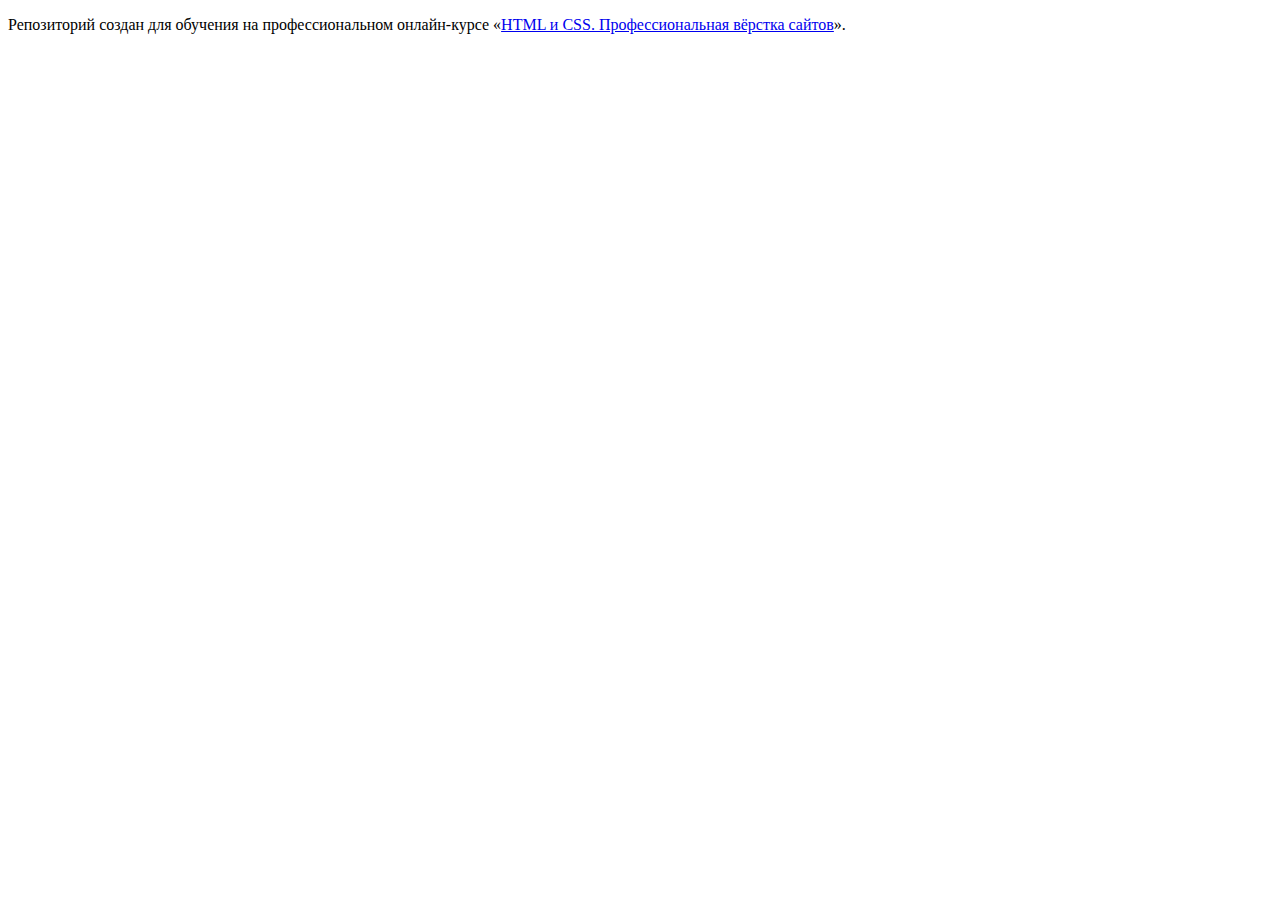
<file: index.html>
<!DOCTYPE html>
<html lang="ru">
  <head>
    <meta charset="utf-8">
    <title>HTML Academy: Седона</title>
  </head>
  <body>

    <p>Репозиторий создан для обучения на профессиональном онлайн‑курсе «<a href="https://htmlacademy.ru/intensive/htmlcss">HTML и CSS. Профессиональная вёрстка сайтов</a>».</p>

  </body>
</html>
</file>
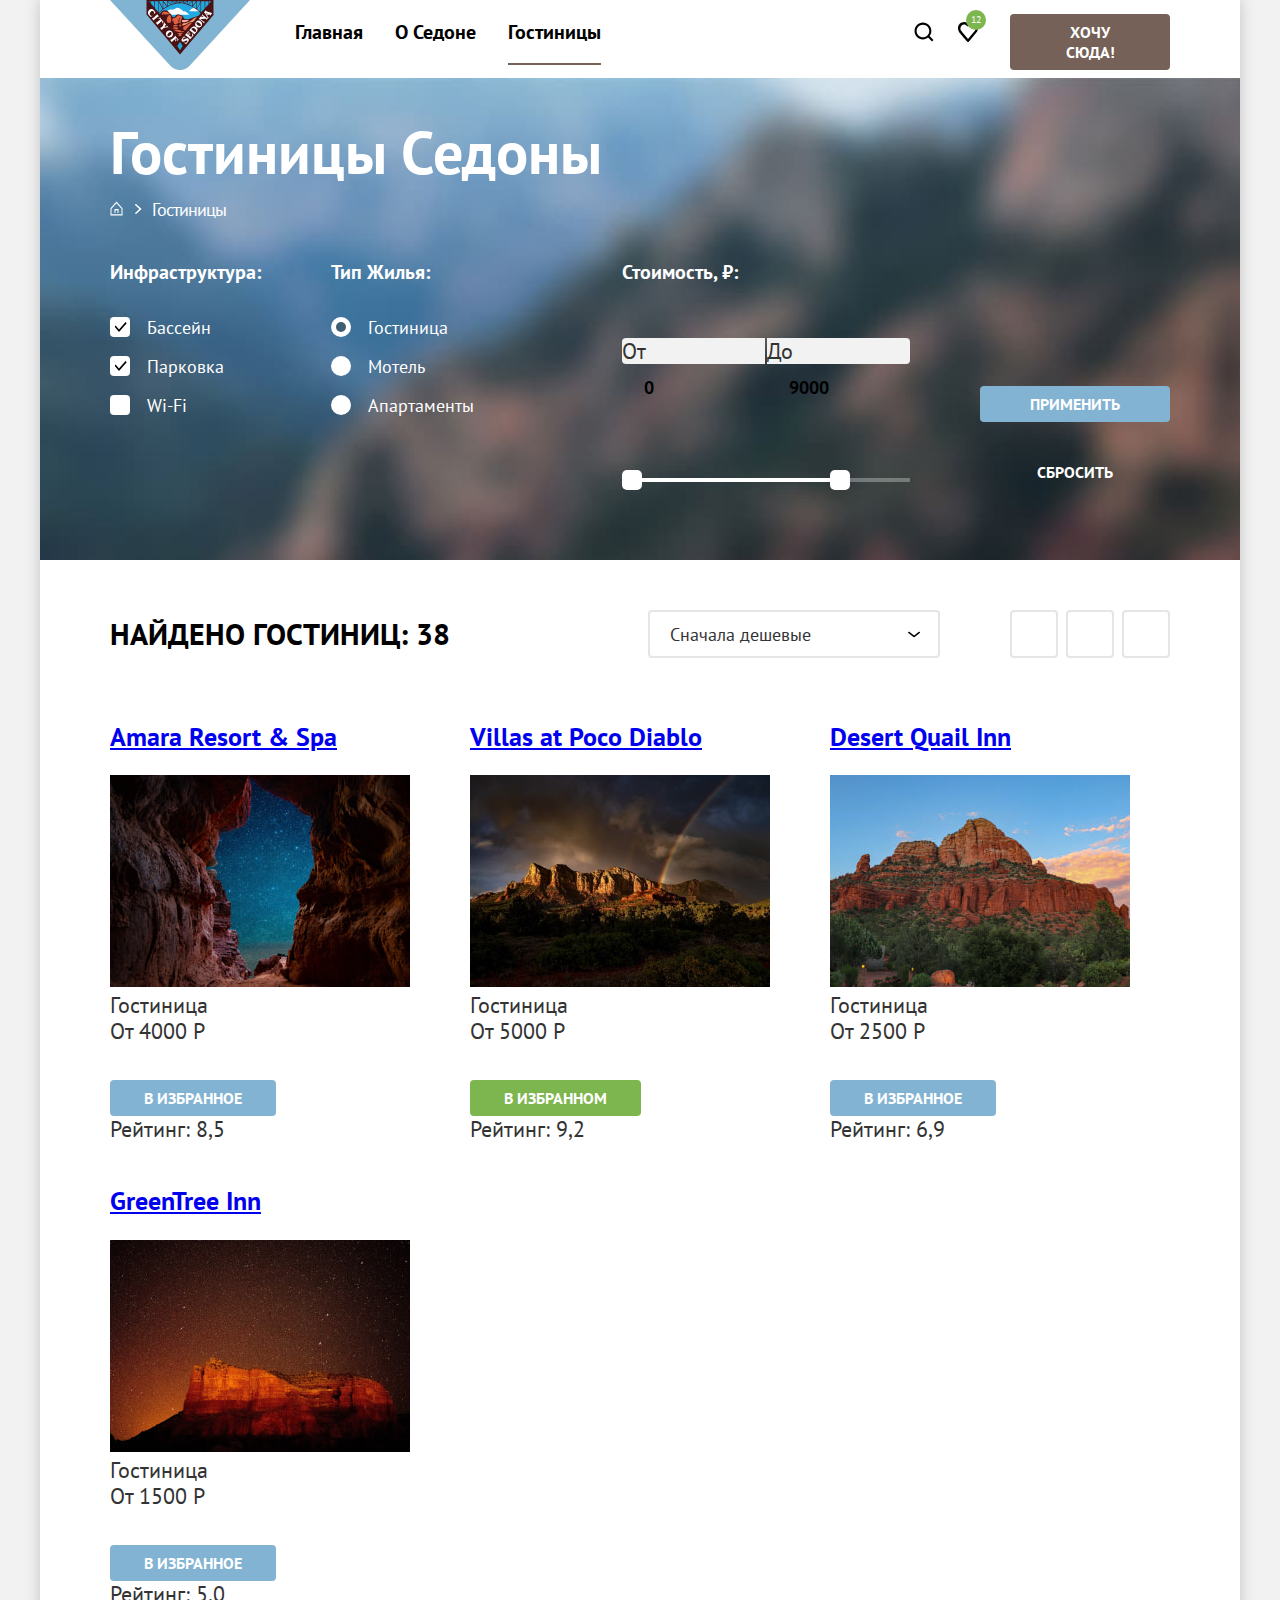
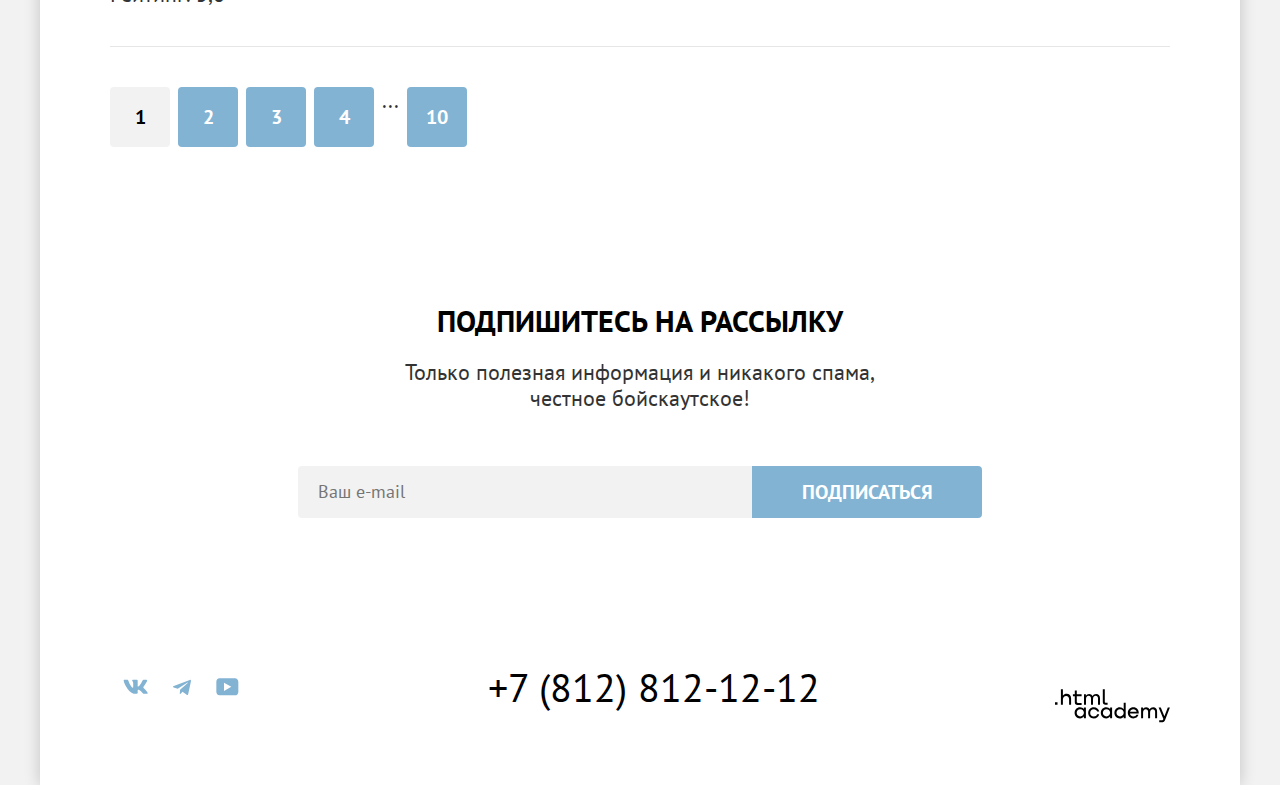
<file: catalog.html>
<!DOCTYPE html>
<html lang="ru">
  <head>
    <meta charset="utf-8">
    <meta name="viewport" content="width=device-width, initial-scale=1.0">
    <title>HTML Academy: Седона</title>
    <link rel="icon" href="favicon.ico">
    <link rel="icon" type="image/png" sizes="32x32" href="img/favicon.png">
    <link rel="stylesheet" href="styles/styles.css">
  </head>
  <body>
    <div class="page-container">
      <header class="page-header">
        <nav class="navigation">
          <a class="page-header__logo logo" href="index.html">
            <img src="img/logo.svg" width="140" height="70" alt="Логотип">
          </a>
          <ul class="navigation-list">
            <li class="navigation-list__item">
              <a href="index.html" class="navigation-list__link">Главная</a>
            </li>
            <li class="navigation-list__item">
              <a href="#" class="navigation-list__link">О Седоне</a>
          </li>
            <li class="navigation-list__item">
              <a href="#" class="navigation-list__link navigation-list__link--active" aria-current="page">Гостиницы</a>
            </li>
          </ul>
          <ul class="page-header__user-menu user-menu">
            <li class="user-menu__item">
              <a href="#" class="user-menu__search" aria-label="Поиск">
                <span class="visually-hidden">Поиск</span>
              </a>
            </li>
            <li class="user-menu__item">
              <a class="user-menu__like" href="#" aria-label="Нравится">
                <span class="user-menu__like-quantity">12</span>
              </a>
            </li>
            <li class="user-menu__item user-menu__item--buttom">
              <a href="#" class="button button--brown">
                <span>Хочу Сюда!</span>
              </a>
            </li>
          </ul>
        </nav>
      </header>
      <main class="main-inner main-container">
        <!--Фильтр-->
        <section class="inner-catalog">
          <div class="inner-catalog__header inner-header">
            <h1 class="inner-header__title">Гостиницы Седоны</h1>
            <ul class="breadcrumbs">
              <li class="breadcrumbs__item breadcrumbs__item--home">
                <a class="breadcrumbs__link breadcrumbs__link--home" href="index.html">
                  <span class="visually-hidden">Главная</span>
                </a>
              </li>
              <li class="breadcrumbs__item">
                <a class="breadcrumbs__link" aria-current="page">Гостиницы</a>
              </li>
            </ul>
            <form class="catalog-filter" action="https://echo.htmlacademy.ru/" method="get">
              <fieldset class="catalog-filter__group">
                <legend class="catalog-filter__title">Инфраструктура:</legend>
                <ul class="catalog-filter__list filter-list">
                  <li class="filter-list__item">
                    <input class="control-input visually-hidden" type="checkbox" name="pool" id="pool" checked>
                    <label class="control-label" for="pool">Бассейн</label>
                  </li>
                  <li class="filter-list__item">
                    <input class="control-input visually-hidden" type="checkbox" name="parking" id="parking" checked>
                    <label class="control-label" for="parking">Парковка</label>
                  </li>
                  <li class="filter-list__item">
                    <input class="control-input visually-hidden" type="checkbox" name="wifi" id="wifi">
                    <label class="control-label" for="wifi">Wi-Fi</label>
                  </li>
                </ul>
              </fieldset>
              <fieldset class="catalog-filter__group">
                <legend class="catalog-filter__title">Тип жилья:</legend>
                <ul class="catalog-filter__list filter-list">
                  <li class="filter-list__item">
                    <input class="control-input visually-hidden" type="radio" name="housing-type" value="Hotel" id="Hotel" checked>
                    <label class="control-label" for="Hotel">Гостиница</label>
                  </li>
                  <li class="filter-list__item">
                    <input class="control-input visually-hidden" type="radio" name="housing-type" value="Motel" id="Motel">
                    <label class="control-label" for="Motel">Мотель</label>
                  </li>
                  <li class="filter-list__item">
                    <input class="control-input visually-hidden" type="radio" name="housing-type" value="Apartments" id="Apartments">
                    <label class="control-label" for="Apartments">Апартаменты</label>
                  </li>
                </ul>
              </fieldset>
              <fieldset class="catalog-filter__group catalog-filter__group--price">
                <legend class="catalog-filter__title">Стоимость, ₽:</legend>
                <div class="price-filter">
                  <div class="price-filter__felds">
                    <p class="price-filter__felds-wrapper">
                      <label class="price-label price-min" for="price-min">От</label>
                      <input class="price-input" type="number" name="price-min" id="price-min" value="0">
                    </p>
                    <p class="price-filter__felds-wrapper">
                      <label class="price-label price-max" for="price-max">До</label>
                      <input class="price-input" type="number" name="price-max" id="price-max" value="9000">
                    </p>
                  </div>
                  <div class="range">
                    <div class="range__bar">
                      <button type="button" class="range__toggle range__toggle--min">
                        <span class="visually-hidden">От</span>
                      </button>
                      <button type="button" class="range__toggle range__toggle--max">
                        <span class="visually-hidden">До</span>
                      </button>
                    </div>
                  </div>
                </div>
              </fieldset>
              <div class="catalog-filter__buttons">
                <button type="submit" class="button button--blue">Применить</button>
                <button type="reset" class="button catalog-filter__buttons-reset button--transparent">Сбросить</button>
              </div>

            </form>
          </div>
          <div class="inner-catalog__sorting sorting">
            <p class="sorting__result">Найдено гостиниц: <span>38</span></p>
            <select class="sorting__select" size="1" name="sort">
              <option value="cheap">Сначала дешевые</option>
              <option value="expensive">Сначала дорогие</option>
              <option value="popular">Сначала популярное</option>
            </select>
            <div class="toggle-panel">
              <a href="#" class="toggle-panel__button toggle-panel__button--tile"><span class="visually-hidden">плитка</span></a>
              <a href="#" class="toggle-panel__button toggle-panel__button--card"><span class="visually-hidden">карта</span></a>
              <a href="#" class="toggle-panel__button toggle-panel__button--list"><span class="visually-hidden">список</span></a>
            </div>
          </div>
          <ul class="inner-catalog__catalog catalog">
            <li class="catalog__product-card product-card">
              <a class="product-card__link" href="#">
                <h3 class="product-card__title">Amara Resort & Spa</h3>
                <img src="img/hotel-1.jpg" width="300" height="212" alt="Фотография вида гостиницы Amara Resort & Spa">
              </a>
              <div class="product-card__housing-type">
                <span>Гостиница</span></div>
              <div class="product-card__housing-minprice">
                <span>От 4000 Р</span>
              </div>
              <a class="product-card__button button" href="#">Подробнее</a>
              <button class="product-card__button button button--blue">в избранное</button>
              <div class="product-card__star-rating">
                <span class="active"></span>
                <span class="active"></span>
                <span class="active"></span>
                <span class="active"></span>
                <span class="active"></span>
              </div>
              <div class="product-card__rating-total">
                <span>Рейтинг: 8,5</span>
              </div>
            </li>
            <li class="catalog__product-card product-card">
              <a class="product-card__link" href="#">
                <h3 class="product-card__title">Villas at Poco Diablo</h3>
                <img src="img/hotel-2.jpg" width="300" height="212" alt="Фотография вида гостиницы Villas at Poco Diablo">
              </a>
              <div class="product-card__housing-type">
                <span>Гостиница</span></div>
              <div class="product-card__housing-minprice">
                <span>От 5000 Р</span>
              </div>
              <a class="product-card__button button" href="#">Подробнее</a>
              <button class="product-card__button button button--checked">в избранном</button>
              <div class="product-card__star-rating">
                <span class="active"></span>
                <span class="active"></span>
                <span class="active"></span>
                <span class="active"></span>
              </div>
              <div class="product-card__rating-total">
                <span>Рейтинг: 9,2</span>
              </div>
            </li>
            <li class="catalog__product-card product-card">
              <a class="product-card__link" href="#">
                <h3 class="product-card__title">Desert Quail Inn</h3>
                <img src="img/hotel-3.jpg" width="300" height="212" alt="Фотография вида гостиницы Desert Quail Inn">
              </a>
                <div class="product-card__housing-type">
                <span>Гостиница</span></div>
              <div class="product-card__housing-minprice">
                <span>От 2500 Р</span>
              </div>
              <a class="product-card__button button" href="#">Подробнее</a>
              <button class="product-card__button button button--blue">в избранное</button>
              <div class="product-card__star-rating">
                <span class="active"></span>
                <span class="active"></span>
                <span class="active"></span>
              </div>
              <div class="product-card__rating-total">
                <span>Рейтинг: 6,9</span>
              </div>
            </li>
            <li class="catalog__product-card product-card">
              <a class="product-card__link" href="#">
                <h3 class="product-card__title">GreenTree Inn</h3>
                <img src="img/hotel-4.jpg" width="300" height="212" alt="Фотография вида гостиницы GreenTree Inn">
              </a>
              <div class="product-card__housing-type">
              <span>Гостиница</span></div>
              <div class="product-card__housing-minprice">
                <span>От 1500 Р</span>
              </div>
              <a class="product-card__button button" href="#">Подробнее</a>
              <button class="product-card__button button button--blue">в избранное</button>
              <div class="product-card__star-rating">
                <span class="active"></span>
                <span class="active"></span>
              </div>
              <div class="product-card__rating-total">
                <span>Рейтинг: 5,0</span>
              </div>
            </li>
          </ul>
          <ol class="inner-catalog__pagination pagination">
            <li class="pagination__item">
              <a class="pagination__link pagination__link--current" aria-current="page">1</a>
            </li>
            <li class="pagination__item">
              <a class="pagination__link" href="#">2</a>
            </li>
            <li class="pagination__item">
              <a class="pagination__link" href="#">3</a>
            </li>
            <li class="pagination__item">
              <a class="pagination__link" href="#">4</a>
            </li>
            <li class="pagination__item">
              <span class="pagination__ellipsis">...</span>
            </li>
            <li class="pagination__item">
              <a class="pagination__link" href="#">10</a>
            </li>
          </ol>
        </section>
        <section class="main-inner__newsletter newsletter">
          <h2 class="visually-hidden">Рассылка</h2>
          <p class="newsletter__title">Подпишитесь на рассылку</p>
          <p class="newsletter__legend">Только полезная информация и никакого спама, честное бойскаутское!</p>
          <form class="newsletter__form" action="https://echo.htmlacademy.ru/" method="post">
            <label class="visually-hidden" for="newsletter-email">Email</label>
            <input class="newsletter__field" type="email" id="newsletter-email" name="newsletter-email" placeholder="Ваш e-mail">
            <button class="button newsletter__button button--blue" type="submit">Подписаться</button>
          </form>
        </section>
      </main>
      <footer class="page-footer footer footer--catalog">
        <div class="footer__wrapper">
          <section class="footer__social">
            <h2 class="visually-hidden">Давайте дружить</h2>
            <ul class="footer__social-list social-list">
              <li class="social-list__item">
                <a class="social-list__link" href ="https://vk.com/htmlacademy" target="_blank" rel="noreferrer noopener">
                  <svg xmlns="http://www.w3.org/2000/svg" width="25" height="15" fill="none">
                    <path fill-rule="evenodd" d="M24.116 1.804c.166-.546 0-.948-.795-.948h-2.625c-.668 0-.976.347-1.143.73 0 0-1.335 3.196-3.226 5.272-.612.602-.89.793-1.224.793-.167 0-.418-.19-.418-.738V1.804c0-.656-.184-.948-.74-.948H9.817c-.417 0-.668.304-.668.593 0 .621.946.765 1.043 2.513V7.76c0 .833-.153.984-.487.984-.89 0-3.055-3.21-4.34-6.885-.249-.715-.5-1.003-1.172-1.003H1.566c-.75 0-.9.347-.9.73 0 .682.89 4.07 4.145 8.551 2.17 3.06 5.225 4.72 8.008 4.72 1.67 0 1.875-.369 1.875-1.004V11.54c0-.737.158-.884.687-.884.39 0 1.057.192 2.615 1.667 1.78 1.75 2.073 2.533 3.075 2.533h2.625c.75 0 1.126-.368.91-1.096-.238-.724-1.088-1.775-2.215-3.022-.612-.71-1.53-1.475-1.809-1.858-.389-.49-.278-.71 0-1.147 0 0 3.2-4.426 3.533-5.929h.001Z" clip-rule="evenodd"/>
                  </svg>
                  <span class="visually-hidden">ВКонтакте</span>
                </a>
              </li>
              <li class="social-list__item">
                <a class="social-list__link" href ="https://t.me/htmlacademy" target="_blank" rel="noreferrer noopener">
                  <svg xmlns="http://www.w3.org/2000/svg" width="18" height="16" fill="none">
                    <path d="M16.785.956.84 7.104C-.248 7.541-.24 8.148.64 8.42l4.094 1.277 9.472-5.976c.448-.272.857-.126.52.173l-7.673 6.925H7.05l.002.001-.283 4.22c.414 0 .597-.19.829-.414l1.988-1.934 4.136 3.055c.762.42 1.31.205 1.5-.706l2.715-12.795c.278-1.114-.425-1.618-1.153-1.29Z"/>
                  </svg>
                  <span class="visually-hidden">Телеграм</span>
                </a>
              </li>
              <li class="social-list__item">
                <a class="social-list__link" href="https://www.youtube.com/user/htmlacademyru" target="_blank" rel="noreferrer noopener">
                  <svg xmlns="http://www.w3.org/2000/svg" width="23" height="18" fill="none">
                    <path d="M18.94.356H3.507C1.647.356.333 1.95.333 3.756V13.85c0 1.913 1.314 3.506 3.174 3.506H19.16c1.642 0 3.174-1.593 3.174-3.4v-10.2c-.219-1.806-1.532-3.4-3.393-3.4ZM7.995 12.894V4.819l7.333 4.037-7.333 4.038Z"/>
                  </svg>
                  <span class="visually-hidden">Ютуб</span>
                </a>
              </li>
            </ul>
          </section>
          <section class="footer__contacts">
            <h2 class="visually-hidden">Контакты</h2>
            <address class="footer__contacts-phone">
              <a href="tel:+78128121212">+7 (812) 812-12-12</a>
            </address>
          </section>
          <p class="html-link">
            <a class="htmlacademy-link" href="https://htmlacademy.ru/">
              <span class="visually-hidden">ссылка на HTML-Академию</span>
              <svg xmlns="http://www.w3.org/2000/svg" width="115" height="34" fill="none">
                <path d="M0 13.256v2.6h2.5v-2.6H0ZM11.6 4.856c-1.6 0-2.8.7-3.6 1.7h-.1v-6.2h-2v15.5h2v-5.3c0-2.1 1.3-3.6 3.3-3.6 1.8 0 2.9 1.4 2.9 3.2v5.7h2v-6.1c.1-3-1.8-4.9-4.5-4.9ZM26.6 5.156h-4.8v-3.7h-2v3.8h-1.9v2h1.9v6c0 1.7 1 2.7 2.7 2.7h4.1v-2h-3.7c-.7 0-1.1-.4-1.1-1.1v-5.7h4.8v-2ZM41.1 4.956c-1.6 0-2.9.8-3.5 2.1h-.1c-.6-1.2-1.8-2.1-3.4-2.1-1.4 0-2.5.8-3.1 1.8h-.1v-1.6H29v10.6h2v-5.4c0-2 1-3.5 2.6-3.5 1.5 0 2.4 1 2.4 2.6v6.3h2v-5.6c0-2.4 1.4-3.3 2.6-3.3 1.5 0 2.4 1 2.4 2.6v6.3h2v-6.5c.1-2.5-1.4-4.3-3.9-4.3ZM47.8 13.056c0 1.7 1 2.7 2.8 2.7h2v-2h-1.7c-.7 0-1.1-.4-1.1-1.1V.356h-2v12.7ZM28.9 20.056c-.9-1.1-2.2-1.8-3.9-1.8-3.1 0-5.4 2.3-5.4 5.6s2.3 5.6 5.4 5.6c1.8 0 3-.8 3.8-1.9h.1v1.6h2v-10.6h-2v1.5Zm-3.6 7.4c-2.2 0-3.6-1.6-3.6-3.6s1.4-3.6 3.6-3.6 3.6 1.6 3.6 3.6c0 1.9-1.4 3.6-3.6 3.6ZM44.2 22.356c-.5-2.4-2.6-4.1-5.4-4.1-3.4 0-5.6 2.5-5.6 5.6 0 3.1 2.2 5.6 5.6 5.6 2.8 0 4.9-1.8 5.4-4.2h-2.1c-.4 1.3-1.7 2.3-3.3 2.3-2.2 0-3.6-1.6-3.6-3.6s1.4-3.6 3.6-3.6c1.6 0 2.8 1 3.3 2.2h2.1v-.2ZM55.1 20.056c-.9-1.1-2.2-1.8-3.9-1.8-3.1 0-5.4 2.3-5.4 5.6s2.3 5.6 5.4 5.6c1.8 0 3-.8 3.8-1.9h.1v1.6h2v-10.6h-2v1.5Zm-3.6 7.4c-2.2 0-3.6-1.6-3.6-3.6s1.4-3.6 3.6-3.6 3.6 1.6 3.6 3.6c0 1.9-1.5 3.6-3.6 3.6ZM68.7 20.156c-.9-1.1-2.2-1.9-3.9-1.9-3.1 0-5.4 2.3-5.4 5.6s2.2 5.6 5.4 5.6c1.7 0 3-.8 3.8-1.8h.1v1.5h2v-15.4h-2v6.4Zm-3.6 7.3c-2.2 0-3.6-1.6-3.6-3.6s1.4-3.6 3.6-3.6 3.6 1.6 3.6 3.6c-.1 2-1.5 3.6-3.6 3.6ZM78.3 18.256c-3.3 0-5.5 2.5-5.5 5.6 0 3 2.1 5.6 5.5 5.6 2.5 0 4.5-1.3 5.2-3.6h-2.1c-.5 1-1.6 1.6-3 1.6-1.9 0-3.3-1.3-3.4-2.9h8.8c.2-3.6-2-6.3-5.5-6.3Zm0 1.9c1.7 0 3 1 3.3 2.6h-6.5c.3-1.5 1.5-2.6 3.2-2.6ZM98.2 18.256c-1.6 0-2.9.8-3.6 2h-.1c-.6-1.2-1.8-2-3.4-2-1.4 0-2.5.7-3.1 1.8v-1.5h-1.9v10.6h2v-5.4c0-2 1-3.4 2.6-3.5 1.5 0 2.4 1 2.4 2.6v6.3h2v-5.6c0-2.4 1.4-3.3 2.6-3.3 1.5 0 2.4 1 2.4 2.6v6.3h2v-6.5c.1-2.6-1.4-4.4-3.9-4.4ZM109.4 27.356l-3.6-8.9h-2.2l4.8 11.6c-.3.9-.7 1.2-1.7 1.2h-2.5v2h2.5c1.8 0 2.8-.8 3.5-2.6l4.7-12.2h-2.1l-3.4 8.9Z"/>
              </svg>
            </a>
          </p>
        </div>
      </footer>
    </div>
  </body>
</html>
</file>
<file: styles/styles.css>
@font-face {
  font-family: "PT Sans";
  font-style: normal;
  font-weight: 400;
  src: url("../fonts/ptsans-400.woff2") format("woff2");
  font-display: swap;
}

@font-face {
  font-family: "PT Sans";
  font-style: normal;
  font-weight: 700;
  src: url("../fonts/ptsans-700.woff2") format("woff2");
  font-display: swap;
}

*,
*::before,
*::after {
  box-sizing: border-box;
}

html {
  height: 100%;
}

body {
  height: 100%;
  margin: 0;
  font-family: "PT Sans", "Arial", sans-serif;
  font-size: 22px;
  line-height: 26px;
  font-weight: 400;
  font-style: normal;
  color: #333333;
  background-color: #f2f2f2;
}

img {
  max-width: 100%;
  height: auto;
}

.visually-hidden {
  position: absolute;
  width: 1px;
  height: 1px;
  margin: -1px;
  border: 0;
  padding: 0;
  white-space: nowrap;
  clip: rect(0 0 0 0);
  overflow: hidden;
}

.page-container {
  display: flex;
  flex-direction: column;
  min-height: 100%;
  width: 1200px;
  margin: 0 auto;
  box-shadow: 0 0 15px rgba(0, 0, 0, 0.2);
}

.button {
  display: block;
  padding: 8px 34px;
  margin: 0;
  font-family: "PT Sans", "Arial", sans-serif;
  font-size: 16px;
  line-height: 20px;
  font-weight: 700;
  text-transform: uppercase;
  text-decoration: none;
  text-align: center;
  color: rgba(255, 255, 255, 1);

  border: none;
  border-radius: 4px;

  cursor: pointer;
}

.button:focus {
  outline: none;
}

.button--brown {
  background-color: #756157;
}

.button--brown:hover,
.button--brown:focus {
  background-color: #615048;
}

.button:disabled {
  color: rgba(255, 255, 255, 1);
  background-color: #e5e5e5;
}

.button--blue {
  background-color: #82b3d3;
}

.button--blue:hover,
.button--blue:focus {
  background-color: #68a2ca;
}


.button--transparent {
  background-color: transparent;
}

.button--transparent:hover {
  opacity: 0.6;
}

.button--transparent:focus {
  outline: 3px solid #83b3d3;
}

.button:active {
  outline: none;
  color: rgba(255, 255, 255, 0.3);
}

.button--checked {
  background-color: #7db54f;
}

.button--checked:hover,
.button--checked:focus {
  background-color: #6c9e42;
}

/* Хедер */

.navigation {
  display: flex;
  flex-wrap: wrap;
  padding-right: 70px;
  padding-left: 70px;
  margin-bottom: -6px;
  width: 100%;

  background-color: #ffffff;
}

.page-header__logo {
  z-index: 1;
  margin-right: 45px;
  width: 140px;
  height: 70px;
}

.page-header__logo:not(.header-index .page-header__logo):hover,
.page-header__logo:not(.header-index .page-header__logo):focus {
  outline: none;
  opacity: 0.6;
}

.page-header__logo:not(.header-index .page-header__logo):active {
  outline: none;
  opacity: 0.3;
}

.page-header__logo img {
  display: block;
}

.navigation-list {
  display: flex;
  flex-wrap: wrap;
  margin: 0;
  padding: 0;
  max-width: 600px;

  list-style: none;
}

.navigation-list__item {
  margin-right: 32px;
}

.navigation-list__link {
  display: block;
  padding-top: 20px;
  padding-bottom: 20px;
  font-size: 20px;
  line-height: 24px;
  font-weight: 700;
  color: #000000;
  text-decoration: none;
}

.navigation-list__link:hover,
.navigation-list__link:focus {
  outline: none;
  opacity: 0.6;
}

.navigation-list__link:active {
  outline: none;
  opacity: 0.3;
}

.navigation-list__link--active {
  position: relative;
}

.navigation-list__link--active::after {
  position: absolute;
  content: "";
  left: 0;
  bottom: -1px;

  width: 100%;
  height: 2px;

  background-color: #756257;
}

.user-menu {
  display: flex;
  flex-wrap: wrap;
  padding: 0;
  margin: 0;
  margin-right: 0;
  margin-left: auto;
  list-style: none;
}

.user-menu__search {
  font-size: 0;
  background-image: url("../img/search-icon.svg");
}

.user-menu__like {
  position: relative;
  background-image: url("../img/like-icon.svg");
}

.user-menu__search,
.user-menu__like {
  display: block;
  width: 44px;
  height: 64px;

  background-repeat: no-repeat;
  background-size: 20px 20px;
  background-position: 50% 50%;
}

.user-menu__search:hover,
.user-menu__like:hover,
.user-menu__search:focus,
.user-menu__like:focus {
  outline: none;
  opacity: 0.6;
}

.user-menu__search:active,
.user-menu__like:active {
  outline: none;
  opacity: 0.3;
}

.user-menu__like-quantity {
  position: absolute;
  top: 10px;
  left: 20px;

  display: flex;
  justify-content: center;
  align-items: center;

  width: 20px;
  height: 20px;

  font-size: 10px;
  line-height: 10px;
  color: #ffffff;

  background-color: #7db54f;
  border-radius: 100%;
}

.user-menu__item--buttom {
  padding-top: 14px;
  padding-bottom: 14px;
  margin-left: 20px;
  width: 160px;
  word-wrap: break-word;
}

.main-container {
  flex-grow: 1;
}

/* main Index */

.main-index__greetings {
  padding-top: 51px;
  padding-bottom: 82px;
  background-color: #deecf5;
  background-image: url("../img/divider.svg"), url("../img/index-background.jpg");
  background-size: 100% auto, 100% auto;
  background-repeat: no-repeat, no-repeat;
  background-position: bottom;
}

.main-index__greetings img {
  display: block;
  margin: 0 auto;
}

.advantages {
  display: flex;
  flex-direction: column;
  align-items: center;
  padding-top: 68px;

  background-color: #ffffff;
}

.advantages__title,
.offers__title,
.hotel-selection__title,
.newsletter__title {
  padding: 0;
  margin: 0;
  margin-bottom: 20px;
  font-size: 30px;
  line-height: 36px;
  font-weight: 700;
  color: #000000;

  text-align: center;
  text-transform: uppercase;
}

.advantages__legend,
.offers__legend,
.hotel-selection__legend,
.newsletter__legend {
  padding: 0;
  margin: 0;
  text-align: center;
}

.advantages__legend,
.advantages__title {
  width: 55%;
}


.advantages__legend {
  margin-bottom: 90px;
}

.advantages__title {
  margin-bottom: 25px;
}

.advantages__list {
  display: flex;
  flex-wrap: wrap;
  padding: 0;
  margin: 0;

  list-style: none;
}

.advantages__list-item {
  min-height: 385px;
  background-color: #f0f6fa;
}

.advantages__list-content {
  display: flex;
  flex-direction: column;
  align-items: center;
  text-align: center;

  padding-top: 113px;
  padding-bottom: 113px;

  width: 33.33%;
}

.advantages__list-item--img .advantages__list-content {
  padding-top: 102px;
  padding-bottom: 102px;
}

.advantages__list-item--img {
  display: flex;
  width: 100%;

  background-color: #82b3d3;
}

.advantages__list-item--img img {
  flex-grow: 1;
}

.advantages__list-item--img-reverse {
  flex-direction: row-reverse;
}

.advantages__list-item--bg-second {
  background-color: #e6f0f6;
}

.advantages__list-title,
.offers__list-title {
  padding: 0;
  margin: 0;
  margin-bottom: 30px;

  font-size: 24px;
  line-height: 28px;
  font-weight: 700;
  color: #000000;

  text-transform: uppercase;
}

.advantages__list-legend,
.offers__list-legend {
  padding: 0;
  margin: 0;

  font-size: 18px;
  line-height: 21px;
}

.advantages__list-title {
  position: relative;
  padding-bottom: 32px;
  width: 172px;
}

.advantages__list-title::after {
  content: "";
  position: absolute;
  left: 50%;
  bottom: 0;

  width: 60px;
  height: 2px;

  background-color: rgba(0, 0, 0, 0.3);
  transform: translateX(-50%);
}

.advantages__list-legend {
  width: 243px;
}

.advantages__list-item--img .advantages__list-title,
.advantages__list-item--img .advantages__list-legend {
  color: #ffffff;
}

.advantages__list-item--img .advantages__list-title::after {
  background-color: rgba(255, 255, 255, 0.3);
}

.offers {
  display: flex;
  flex-wrap: wrap;
  flex-direction: column;
  align-items: center;
  padding-top: 64px;

  background-color: #ffffff;
}

.offers__title,
.offers__legend {
  width: 42%;
}

.offers .offers__legend {
  margin-bottom: 64px;
}

.offers__list {
  display: grid;
  grid-template-columns: 1fr 1fr 1fr;
  margin: 0;
  padding: 0;
  width: 100%;
  list-style: none;
}

.offers__list-item {
  display: flex;
  flex-direction: column;
  align-items: center;
  text-align: center;
  padding: 81px 0;
  background-color: #f0f6fa;
}

.offers__list-item--white-bg {
  background-color: #ffffff;
}

.offers__list-title {
  position: relative;
  padding-top: 102px;
  width: 230px;
}

.offers__list-title::before {
  content: "";
  position: absolute;
  left: 50%;
  top: 0;

  width: 75px;
  height: 72px;

  background-repeat: no-repeat;
  background-size: contain;
  background-position-x: center;
  transform: translateX(-50%);
}

.offers__list-item--housing .offers__list-title::before {
  background-image: url("../img/housing-icon.svg");
}

.offers__list-item--food .offers__list-title::before {
  background-image: url("../img/food-icon.svg");
}

.offers__list-item--souvenirs .offers__list-title::before {
  background-image: url("../img/souvenir-icon.svg");
}

.offers__list-legend {
  width: 60%;
}

.offers__list-item--housing .offers__list-legend {
  width: 45%;
}

.hotel-selection {
  display: flex;
  flex-direction: column;
  align-items: center;
  padding-top: 96px;
  padding-bottom: 96px;

  background-color: #ffffff;
}

.hotel-selection__legend {
  margin-bottom: 53px;
  width: 590px;
}

.hotel-selection .button {
  padding-left: 50px;
  padding-right: 50px;
  font-size: 20px;
  line-height: 36px;
}

/* main catalog  */

.inner-header {
  padding: 70px;
  padding-top: 35px;
  padding-bottom: 70px;
  background-color: #82b3d3;
  background-image: url("../img/filter-background.jpg");
  background-size: cover;
  background-repeat: no-repeat;
}

.inner-header__title {
  padding: 0;
  margin: 0;
  margin-bottom: 8px;
  font-size: 60px;
  line-height: 78px;
  font-weight: 700;
  color: #ffffff;
}

.breadcrumbs {
  display: flex;
  flex-wrap: wrap;
  padding: 0;
  margin: 0;
  margin-bottom: 40px;
  list-style: none;
}

.breadcrumbs__item {
  margin-right: 12px;
}

.breadcrumbs__item:not(.breadcrumbs__item--home) {
  position: relative;
  padding-left: 17px;
}

.breadcrumbs__item:not(.breadcrumbs__item--home)::before {
  position: absolute;
  content: "";
  top: 0;
  left: 0;

  width: 8px;
  height: 21px;

  background-image: url("../img/breadcrubs-next-icon.svg");
  background-repeat: no-repeat;
  background-position: 0 5px;
}

.breadcrumbs__link {
  display: block;
  font-family: "PT Sans", "Arial", sans-serif;
  font-size: 18px;
  line-height: 21px;
  color: #ffffff;
  letter-spacing: -1px;
}

.breadcrumbs__link:not(.breadcrumbs__link[aria-current="page"]):hover {
  outline: none;
  opacity: 0.6;
  cursor: pointer;
}

.breadcrumbs__link:not(.breadcrumbs__link[aria-current="page"]):focus {
  outline: none;
  opacity: 1;
}

.breadcrumbs__link:not(.breadcrumbs__link[aria-current="page"]):active {
  outline: none;
  opacity: 0.3;
}

.breadcrumbs__link--home {
  width: 13px;
  height: 21px;

  background-image: url("../img/breadcrubs-home-icon.svg");
  background-repeat: no-repeat;
  background-size: 13px 15px;
  background-position: 0 2px;
}

.catalog-filter {
  display: flex;
}

.catalog-filter__group {
  padding: 0;
  margin: 0;
  margin-right: 70px;
  border: none;
}

.catalog-filter__group--price {
  padding-bottom: 8px;
  margin-left: auto;
  width: 288px;
}

.catalog-filter__title {
  padding: 0;
  margin: 0;
  margin-bottom: 32px;
  font-size: 20px;
  line-height: 24px;
  font-weight: 700;
  color: #ffffff;
  text-transform: capitalize;
}

.filter-list {
  display: flex;
  flex-direction: column;
  row-gap: 16px;
  padding: 0;
  margin: 0;
  list-style: none;
}

.control-label {
  position: relative;
  display: block;
  padding-left: 37px;

  font-size: 18px;
  line-height: 23px;
  color: #ffffff;

  cursor: pointer;
}

.control-label::before {
  position: absolute;
  content: "";
  bottom: 2px;
  left: 0;

  display: block;
  width: 20px;
  height: 20px;

  background-color: #ffffff;
}

.control-input[type="checkbox"] + .control-label::before {
  border-radius: 4px;
}

.control-input[type="radio"] + .control-label::before {
  border-radius: 50%;
}

.control-input:checked + .control-label::after {
  position: absolute;
  content: "";
  display: block;
}

.control-input[type="radio"]:checked + .control-label::after {
  left: 5px;
  bottom: 7px;
  width: 10px;
  height: 10px;

  background-color: #3f5e72;
  border-radius: 50%;
}

.control-input[type="checkbox"]:checked + .control-label::after {
  left: 5px;
  bottom: 7px;

  width: 12px;
  height: 10px;

  background-image: url("../img/checkbox-icon.svg");
  background-repeat: no-repeat;
  background-size: cover;
  background-position: center;
}

.control-label:hover {
  opacity: 60%;
}

.control-input:focus + .control-label::before {
  outline: 3px solid #83b3d3;
}

.control-label:active {
  opacity: 30%;
}

.price-filter__felds {
  display: grid;
  grid-template-columns: 1fr 1fr;
  gap: 2px;
  margin-bottom: 44px;
}

.price-label {
  display: flex;
  background-color: #f2f2f2;
}

.price-min {
  border-radius: 4px 0 0 4px;
}

.price-max {
  border-radius: 0 4px 4px 0;
}

.price-label span {
  padding: 12px 20px 12px 22px;
  width: 60px;
  font-size: 18px;
  line-height: 24px;
  text-transform: lowercase;
  color: rgba(0, 0, 0, 0.3);
}

.price-label:hover {
  background-color: #e6e6e6;
}

.price-label:focus-within {
  outline: 3px solid #83b3d3;
}

.price-input:disabled {
  color: rgba(0, 0, 0, 0.3);
}

.price-input {
  padding-top: 12px;
  padding-bottom: 12px;
  padding-left: 22px;
  width: 83px;
  font: inherit;
  font-size: 18px;
  line-height: 24px;
  font-weight: 700;

  background-color: transparent;
  border: none;
  outline: none;
  order: -1;

  appearance: none;
  -moz-appearance: textfield;
}

.price-input::-webkit-outer-spin-button,
.price-input::-webkit-inner-spin-button {
  margin: 0;
  appearance: none;
}

.range {
  position: relative;
  width: 100%;
  height: 4px;
  background-color: rgba(255, 255, 255, 0.3);
}

.range__bar {
  position: absolute;
  top: 0;
  left: 0;
  width: 79%;
  height: 4px;
  background-color: #ffffff;
}

.range__toggle {
  position: absolute;
  top: -8px;
  width: 20px;
  height: 20px;
  background: #ffffff;
  border-radius: 5px;
  cursor: pointer;

  border: none;
}

.range__toggle--min {
  left: 0;
}

.range__toggle--max {
  right: 0;
}

.range__toggle:focus {
  outline: 3px solid #83b3d3;
}

.range__toggle:active {
  outline: 2px solid #83b3d3;
}

.catalog-filter__buttons {
  display: flex;
  flex-direction: column;
  justify-content: flex-end;
  gap: 32px;
}

.catalog-filter__buttons .button {
  padding-right: 50px;
  padding-left: 50px;
}

.sorting {
  display: flex;
  flex-wrap: wrap;
  padding-top: 50px;
  padding-left: 70px;
  padding-right: 70px;
  padding-bottom: 40px;
  background-color: #ffffff;
}

.sorting__result {
  align-self: center;
  margin: 0;
  padding: 0;
  font-size: 30px;
  line-height: 36px;
  font-weight: 700;
  color: #000000;
  text-transform: uppercase;
}

.sorting__select {
  width: 292px;
  padding: 11px 50px 11px 20px;
  margin-left: auto;
  margin-right: 70px;
  font-family: "PT Sans", "Arial", sans-serif;
  font-size: 18px;
  line-height: 21px;
  font-weight: 400;
  color: #333333;

  background-color: #ffffff;
  background-image: url("../img/select-arrow-icon.svg");
  background-repeat: no-repeat;
  background-size: 12px 7px;
  background-position: calc(100% - 18px) 50%;

  border: 2px solid #e5e5e5;
  border-radius: 4px;

  -webkit-appearance: none;
  appearance: none;
}

.sorting__select:hover,
.sorting__select:focus {
  outline: none;
  border: 2px solid #68a2ca;
}

.sorting__select:disabled {
  color: #000000;
  border-color: #000000;
  opacity: 0.3;
}

.toggle-panel {
  display: flex;
  flex-wrap: wrap;
  gap: 8px;
  margin-right: 0;
}

.toggle-panel__tile {
  background-image: url("../img/tile-icon.svg");
}

.toggle-panel__card {
  background-image: url("../img/card-icon.svg");
}

.toggle-panel__list {
  background-image: url("../img/list-icon.svg");
}

.toggle-panel__button {
  width: 48px;
  height: 48px;

  background-repeat: no-repeat;
  background-size: 16px 14px;
  background-position: 50% 50%;

  border: 2px solid #e5e5e5;
  border-radius: 4px;
  outline: none;
}

.toggle-panel__button--active {
  border-color: #000000;
}

.toggle-panel__button:hover {
  border-color: #000000;
}

.toggle-panel__button:focus {
  border-color: #68a2ca;
}

.toggle-panel__button:active {
  border-color: #000000;
}

.catalog {
  position: relative;
  display: grid;
  grid-template-columns: 1fr 1fr 1fr;
  grid-gap: 20px;
  padding-left: 70px;
  padding-right: 70px;
  padding-bottom: 40px;
  margin: 0;

  background-color: #ffffff;
  list-style: none;
}

.catalog::after {
  position: absolute;
  content: "";

  left: 70px;
  right: 70px;
  bottom: 0;

  height: 1px;
  background-color: #e6e6e6;
}

.card {
  display: grid;
  grid-template-columns: 1fr 1fr;
  gap: 16px 20px;
  align-content: flex-start;
  padding: 20px;

  border-radius: 4px;
  box-shadow: 0 0 0 1px #e5e5e5;
}

.card__link {
  grid-column: 1/-1;
  display: flex;
  flex-direction: column;
  justify-content: flex-start;

  text-decoration: none;
  outline: none;
}

.card__link img {
  width: 100%;
  margin-bottom: 17px;
}

.card__title {
  order: 1;
  margin: 0;
  padding: 0;
  font-size: 24px;
  line-height: 28px;
  font-weight: 700;
  color: #000000;
}

.card__link:hover .card__title,
.card__link:focus .card__title {
  opacity: 0.6;
}

.card__link:active .card__title {
  opacity: 0.3;
}

.card__housing-type,
.card__housing-minprice {
  font-size: 18px;
  line-height: 21px;
}

.card__housing-minprice {
  text-align: right;
}

.card__button {
  padding: 8px 0;
  text-align: center;
}

.card__star-rating {
  display: flex;
  gap: 6px;
  margin: 0;
  padding: 0;

  list-style: none;
}

.rating-star {
  align-self: center;
  width: 18px;
  height: 17px;
  background-image: url("../img/star-icon.svg");
  background-repeat: no-repeat;
  background-size: cover;
}

.card__rating-total {
  padding: 8px 0;
  font-size: 16px;
  line-height: 20px;
  text-transform: uppercase;
  text-align: center;

  background-color: #f2f2f2;
  border-radius: 4px;
}

.pagination {
  display: flex;
  flex-wrap: wrap;
  padding-top: 40px;
  padding-right: 70px;
  padding-left: 70px;
  padding-bottom: 60px;
  margin: 0;
  list-style: none;

  background-color: #ffffff;
}

.pagination__item {
  margin-right: 8px;
}

.pagination__link {
  display: flex;
  align-items: center;
  justify-content: center;

  width: 60px;
  height: 60px;

  font-size: 20px;
  line-height: 36px;
  font-weight: 700;
  color: #ffffff;
  text-decoration: none;

  background-color: #82b3d3;
  border-radius: 4px;
  outline: none;
}

.pagination__link--ellipsis {
  color: #000000;
  background-color: transparent;
}

.pagination__link:not(.pagination__link--ellipsis):hover,
.pagination__link:focus {
  background-color: #68a2ca;
  border: 1px solid #82b3d3;
}

.pagination__link:not(.pagination__link--ellipsis):active {
  background-color: #82b3d3;
  color: rgba(255, 255, 255, 0.3);
}

.pagination__item .pagination__link--current,
.pagination__item .pagination__link--current:hover,
.pagination__item .pagination__link--current:focus,
.pagination__item .pagination__link--current:active {
  color: #000000;
  background-color: #f2f2f2;
  border: none;
}

.newsletter {
  display: flex;
  flex-direction: column;
  align-items: center;
  padding-top: 96px;
  padding-bottom: 104px;
  width: 100%;

  background-color: #ffffff;
}

.newsletter__title,
.newsletter__legend {
  width: 40%;
}

.newsletter__legend {
  margin-bottom: 55px;
}

.newsletter:not(.main-inner__newsletter) {
  background-color: #88a4b6;
  background-image: url("../img/subscribe-background.jpg");
  background-repeat: no-repeat;
  background-size: cover;
}

.newsletter__title:not(.main-inner__newsletter .newsletter__title),
.newsletter__legend:not(.main-inner__newsletter .newsletter__legend) {
  color: #ffffff;
}

.newsletter__form {
  display: flex;
  width: 684px;
}

.newsletter__field {
  flex-grow: 1;
  padding: 14px 20px 14px 20px;
  font-family: "PT Sans", "Arial", sans-serif;
  font-size: 18px;
  line-height: 24px;
  font-weight: 400;
  color: #000000;

  background-color: #f2f2f2;
  border: none;
  border-radius: 4px 0 0 4px;
}

.newsletter__field:hover {
  background-color: #e5e5e5;
}

.newsletter__field:focus {
  background-color: #e5e5e5;
  outline: 3px solid #83b3d3;
}

.newsletter__field:disabled {
  background-color: #f2f2f2;
  opacity: 0.3;
}

.newsletter__button {
  width: 230px;

  font-size: 20px;
  line-height: 36px;
  border-radius: 0 4px 4px 0;
}

/* footer */

.footer__wrapper {
  display: flex;
  flex-wrap: wrap;
  justify-content: space-between;
  padding-top: 45px;
  padding-right: 70px;
  padding-left: 70px;
  padding-bottom: 35px;

  background-color: #ffffff;
}

.social-list {
  display: flex;
  flex-wrap: wrap;
  margin: 0;
  padding: 0;
  width: 142px;

  list-style: none;
  background-color: #ffffff;
}

.social-list__item {
  flex-grow: 1;
}

.social-list__link {
  display: flex;
  justify-content: center;
  align-items: center;
  width: 100%;
  height: 40px;
}

.social-list__link svg {
  fill: #83b3d3;
}

.social-list__link:focus {
  outline: none;
}

.social-list__link:hover svg,
.social-list__link:focus svg,
.social-list__link:active svg {
  fill: #68a2ca;
}

.social-list__link:active svg {
  opacity: 0.3;
}

.footer__contacts-phone {
  background-color: #ffffff;
}

.footer__contacts-phone a {
  display: block;

  font-size: 40px;
  line-height: 40px;
  font-weight: 400;
  text-decoration: none;
  font-style: normal;
  color: #000000;
}

.footer__contacts-phone a:hover,
.footer__contacts-phone a:focus {
  color: #756157;
  outline: none;
}

.footer__contacts-phone a:active {
  color: #756157;
  opacity: 0.3;
  outline: none;
}

.htmlacademy-link {
  padding-top: 5px;
  width: 115px;
}

.htmlacademy-link:focus {
  outline: none;
}

.htmlacademy-link svg {
  fill: #000000;
}

.htmlacademy-link:hover svg,
.htmlacademy-link:focus svg {
  fill: #756157;
}

.htmlacademy-link:active svg {
  fill: #756157;
  opacity: 0.3;
}

.popup {
  position: fixed;
  top: 0;
  left: 0;
  z-index: 2;
  display: none;
  width: 100%;
  height: 100%;
  background-color: rgba(242, 242, 242, 0.8);
}

.popup-show {
  display: flex;
}

.popup__search {
  position: relative;
  padding: 64px 70px 64px 70px;
  margin: auto;
  width: 717px;

  background-color: #ffffff;
  border-radius: 30px;
  box-shadow: 0 25px 50px rgba(0, 0, 0, 0.15) ;
}

.popup__search-title {
  margin: 0;
  margin-bottom: 64px;
  font-size: 30px;
  line-height: 36px;
  font-weight: 700;

  text-transform: uppercase;
}

.popup__close-button {
  position: absolute;
  display: flex;
  top: 65px;
  right: 52px;

  width: 52px;
  height: 52px;

  background-color: #f2f2f2;
  border: none;
  border-radius: 50%;
}

.popup__close-button::before {
  content: "";
  margin: auto;
  width: 14px;
  height: 14px;

  background-image: url("../img/clouse-icon.svg");
  background-repeat: no-repeat;
  background-position: center;
  background-size: cover;
}

.popup__close-button:hover,
.popup__close-button:focus,
.popup__close-button:active {
  background-color: #e5e5e5;
}

.popup__close-button:focus {
  outline: 3px solid #83b3d3;
}

.popup__close-button:active::before {
  opacity: 0.3;
}

.popup__form {
  display: flex;
  flex-wrap: wrap;
  justify-content: space-between;
  row-gap: 23px;
}

.popup__feld-date {
  display: flex;
  flex-wrap: wrap;
  justify-content: space-between;

  width: 100%;
  min-height: 73px;
}


.popup__feld-label .label-text {
  display: block;
  padding: 12px 0;
  max-width: 137px;
  font-size: 20px;
  line-height: 24px;
  font-weight: 700;
  text-transform: capitalize;
  word-break: break-all;
}

.popup__feld-label[for="children-number"] {
  padding-left: 5px;
}

.popup__feld {
  align-self: flex-start;
  padding: 12px 60px 12px 20px;
  width: 440px;

  font-family: "PT Sans", "Arial", sans-serif;
  font-size: 18px;
  line-height: 24px;
  font-weight: 700;
  color: #000000;

  background-color: #f2f2f2;

  border: none;
  border-radius: 4px;

  outline: none;
}

.popup__feld-date .popup__feld {
  background-image: url("../img/date-icon.svg");
  background-repeat: no-repeat;
  background-size: 20px 20px;
  background-position: top 14px right 20px;
}

.popup__feld::placeholder {
  opacity: 0.6;
}

.popup__feld-date .popup__feld:hover,
.popup__feld-date .popup__feld:focus {
  background-color: #E6E6E6;
}

.popup__feld-date .popup__feld:focus {
  outline: 3px solid #83B3D3;
}

.popup__message {
  padding-top: 4px;
  padding-left: 20px;
  margin: 0;
  margin-left: auto;
  width: 440px;

  font-size: 16px;
  line-height: 21px;
  font-weight: 400;
  color: #333333;
}

.popup__message--invalid {
  color: #ff5757;
}

.popup__feld-count {
  position: relative;
  display: flex;
  justify-content: space-between;
  width: 247px;
}

.popup__feld--number {
  padding: 0;
  padding-top: 14px;
  padding-bottom: 14px;
  width: 110px;
  height: 48px;

  line-height: 20px;
  text-align: center;

  appearance: none;
  -moz-appearance: textfield;
}

.popup__feld--number::-webkit-outer-spin-button,
.popup__feld--number::-webkit-inner-spin-button {
  margin: 0;
  appearance: none;
}

.popup__feld:disabled,
.popup__feld:disabled:hover {
  background-color: #f2f2f2;
  opacity: 0.3;
}

.toggle-count {
  position: absolute;
  top: 0;
  padding: 0;
  width: 40px;
  height: 48px;

  background-color: #f2f2f2;
  border: none;

  cursor: pointer;
}

.toggle-count::before {
  position: absolute;

  top: 50%;
  left: 50%;
  content: " ";
  width: 14px;
  height: 2px;
  background-color: #756157;

  transform: translate(-50%, -50%);
  opacity: 0.3;
}

.toggle-count--up {
  right: 0;
  border-radius: 0 4px 4px 0;
}

.toggle-count--up::after {
  position: absolute;

  top: 50%;
  left: 50%;
  content: "";
  width: 2px;
  height: 14px;
  background-color: #756157;

  transform: translate(-50%, -50%);
  opacity: 0.3;
}

.toggle-count--down {
  right: 70px;
  border-radius: 4px 0 0 4px;
}

.toggle-count:hover,
.toggle-count:focus {
  /* opacity: 0.6; */
  background-color: #e6e6e6;
}

.toggle-count:focus {
  outline: 3px solid #83b3d3;
}

.toggle-count:hover::before,
.toggle-count:focus::before,
.toggle-count:hover::after,
.toggle-count:focus::after {
  background-color: #000000;
  opacity: 1;
}

.toggle-count:active::before,
.toggle-count:active::after {
  background-color: #000000;
  opacity: 0.3;
}

.toggle-count:disabled,
.toggle-count:disabled:hover {
  background-color: #f2f2f2;
  opacity: 0.3;

  cursor: default;
}

.toggle-count:disabled:hover::before,
.toggle-count:disabled:hover::after {
  background-color: #756157;
  opacity: 0.3;
}

.tooltip {
  position: absolute;
  top: 11px;
  left: 64px;
  width: 26px;
  height: 26px;
}

.tooltip__toggle {
  display: block;
  padding: 0;
  margin: 0;

  width: 100%;
  height: 100%;
  background-color: #83b3d3;
  background-image: url("../img/tooltip-icon.svg");
  background-repeat: no-repeat;
  background-size: cover;
  background-position: center;
  border-radius: 50%;
  border: none;
  outline: none;
}

.tooltip__text {
  position: absolute;
  top: 40px;
  left: 50%;
  z-index: 1;
  display: none;
  padding: 20px 18px 18px 22px;
  width: 256px;

  font-family: "PT Sans", sans-serif;
  font-size: 16px;
  line-height: 20px;
  font-weight: 400;
  color: #ffffff;
  text-transform: none;
  background-color: #333333;

  border-radius: 10px;
  transform: translateX(-50%);
}

.tooltip__text::before {
  content: "";
  position: absolute;
  left: 50%;
  bottom: 100%;

  width: 19px;
  height: 9px;
  background-image: url("../img/tootltip-arrow.svg");
  background-repeat: no-repeat;
  background-size: cover;

  transform: translateX(-50%);
}

.tooltip__toggle:hover + .tooltip__text,
.tooltip__toggle:focus + .tooltip__text {
  display: block;
}

.popup__form .button {
  margin-top: 25px;
  padding-top: 18px;
  padding-bottom: 18px;
  width: 100%;

  font-size: 20px;
  line-height: 24px;
  font-weight: 700;
  text-transform: uppercase;

  border-radius: 10px;
}
</file>
